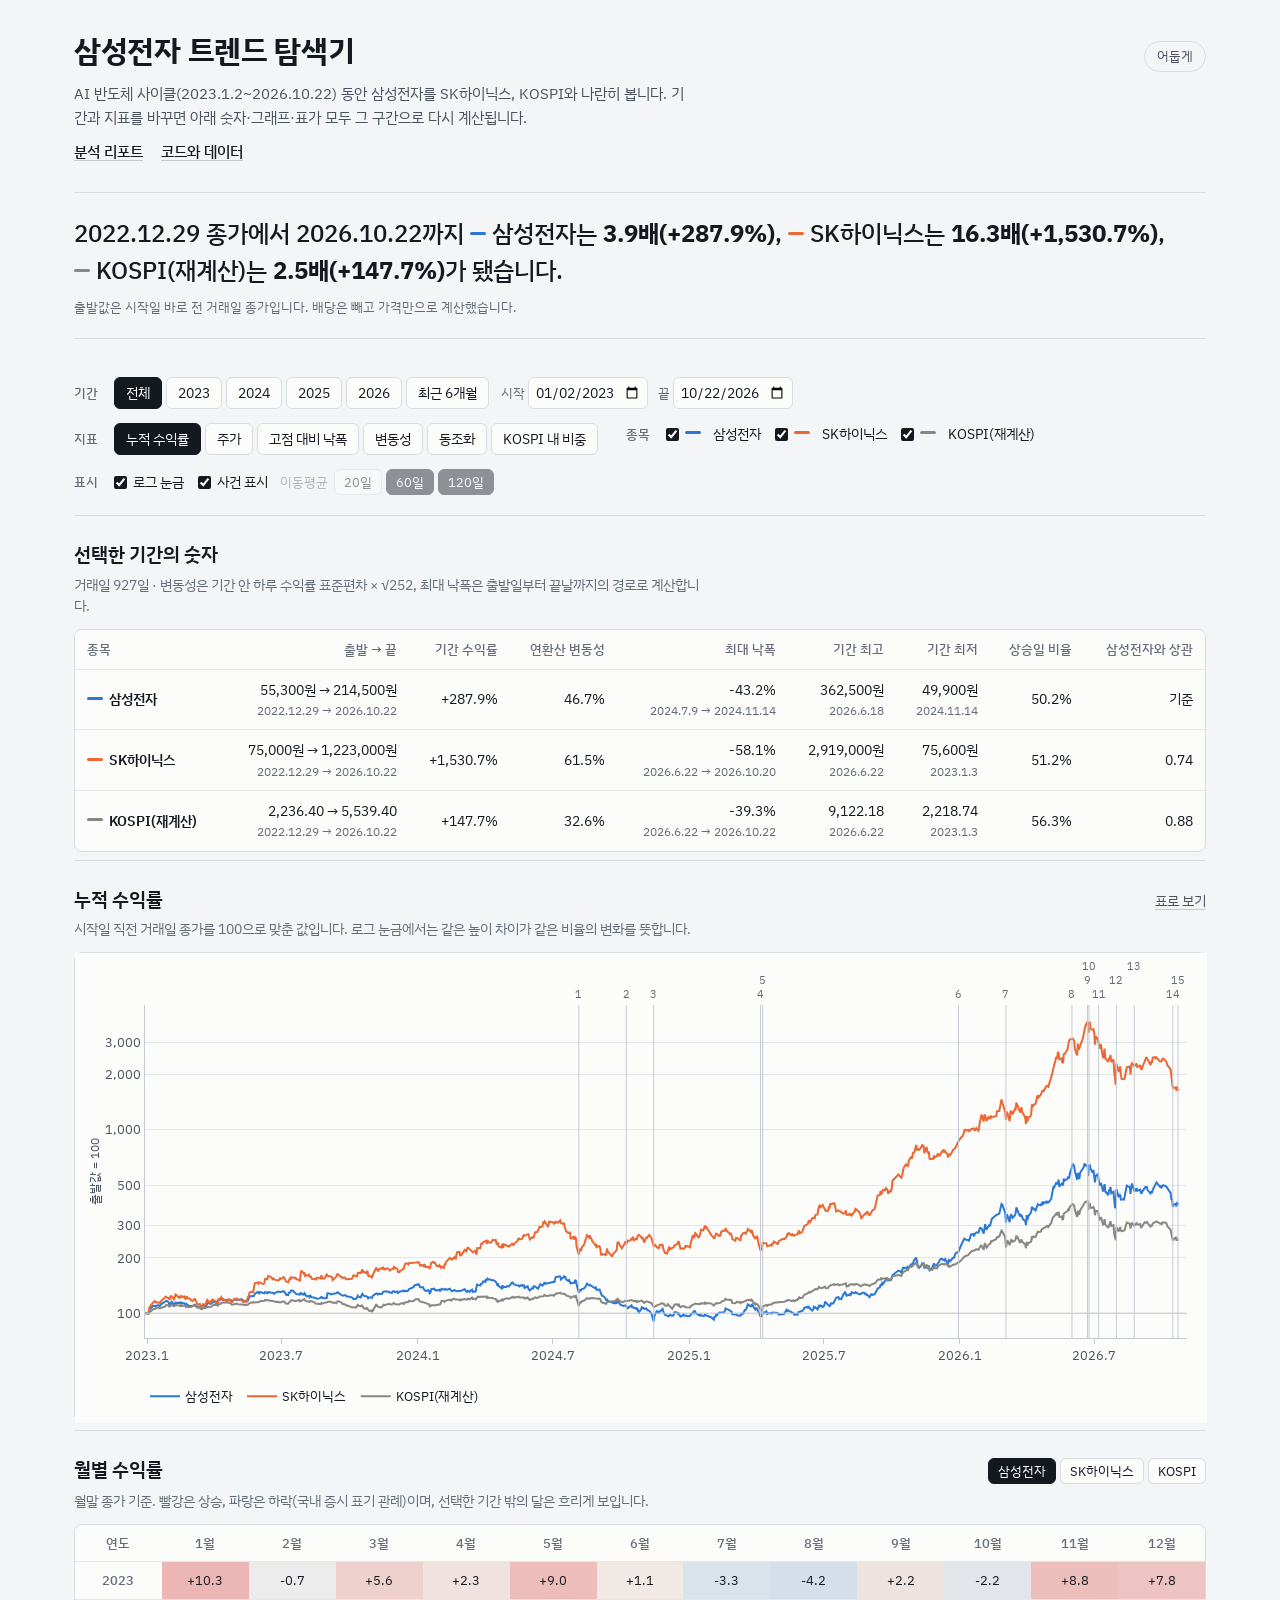
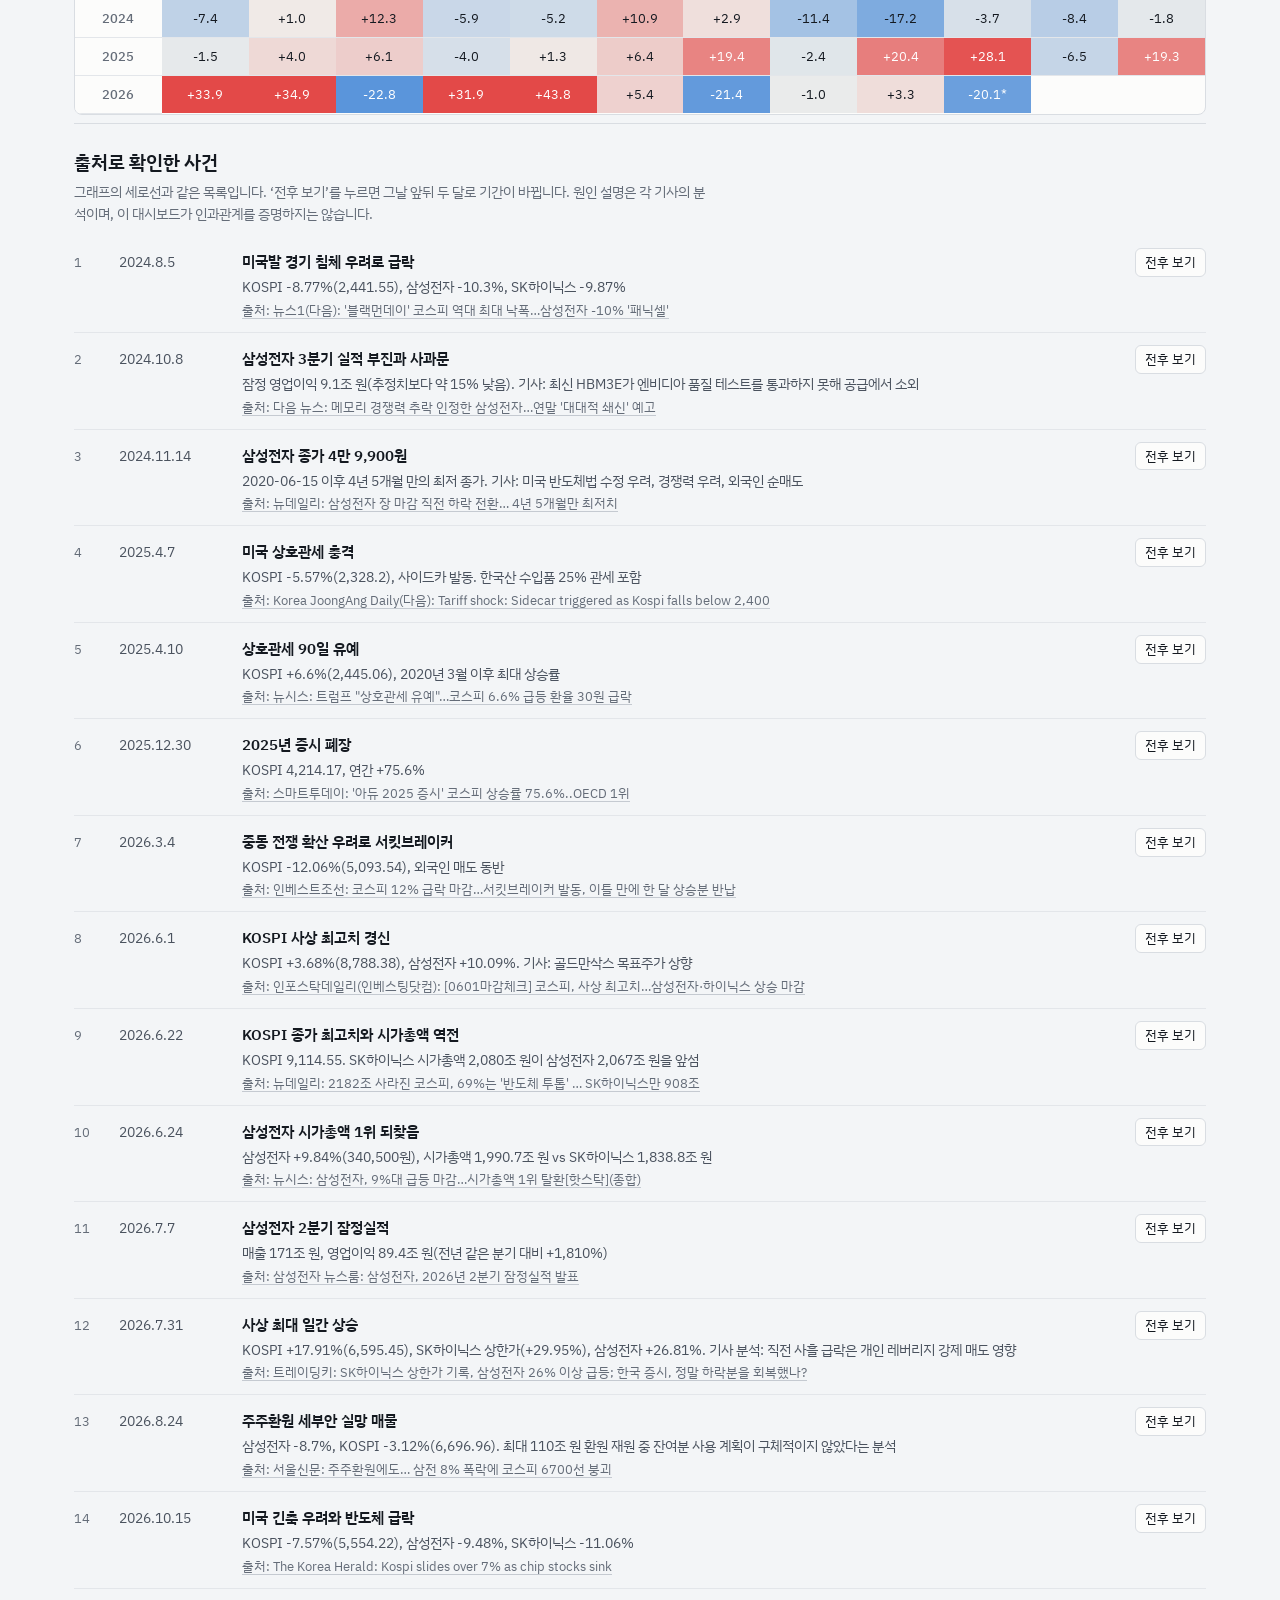
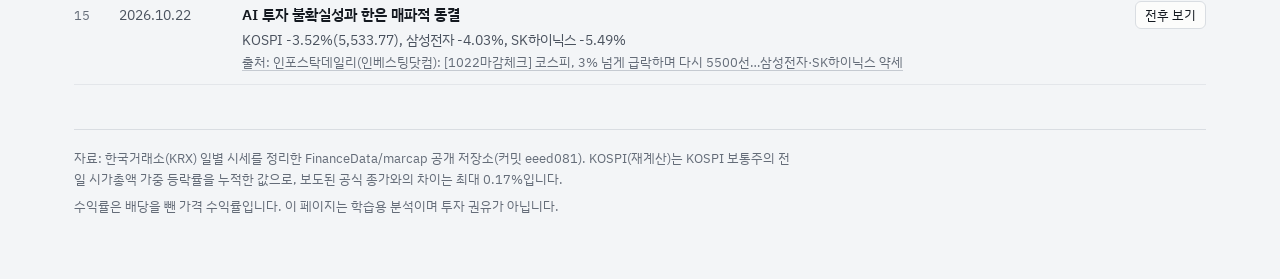
<file: index.html>
<!doctype html>
<html lang="ko">
<head>
<meta charset="utf-8">
<meta name="viewport" content="width=device-width, initial-scale=1">
<title>삼성전자 트렌드 탐색기로 이동</title>
<!-- GitHub Pages를 저장소 루트로 배포해도 첫 주소에서 대시보드(docs/)가 열리도록 넘겨 주는 연결 페이지 -->
<meta http-equiv="refresh" content="0; url=docs/">
<link rel="canonical" href="docs/">
<script>location.replace("docs/" + location.search + location.hash);</script>
<style>
  :root { color-scheme: light dark; }
  body { margin: 2rem 1rem; font-family: system-ui, -apple-system, "Malgun Gothic", sans-serif; background: #fcfcfa; color: #1f1f1d; }
  a { color: #2a78d6; }
  @media (prefers-color-scheme: dark) { body { background: #161615; color: #ececea; } a { color: #6ea6ec; } }
</style>
</head>
<body>
<p>대시보드로 이동하는 중입니다. 자동으로 넘어가지 않으면 <a href="docs/">삼성전자 트렌드 탐색기</a>를 여세요.</p>
</body>
</html>
</file>
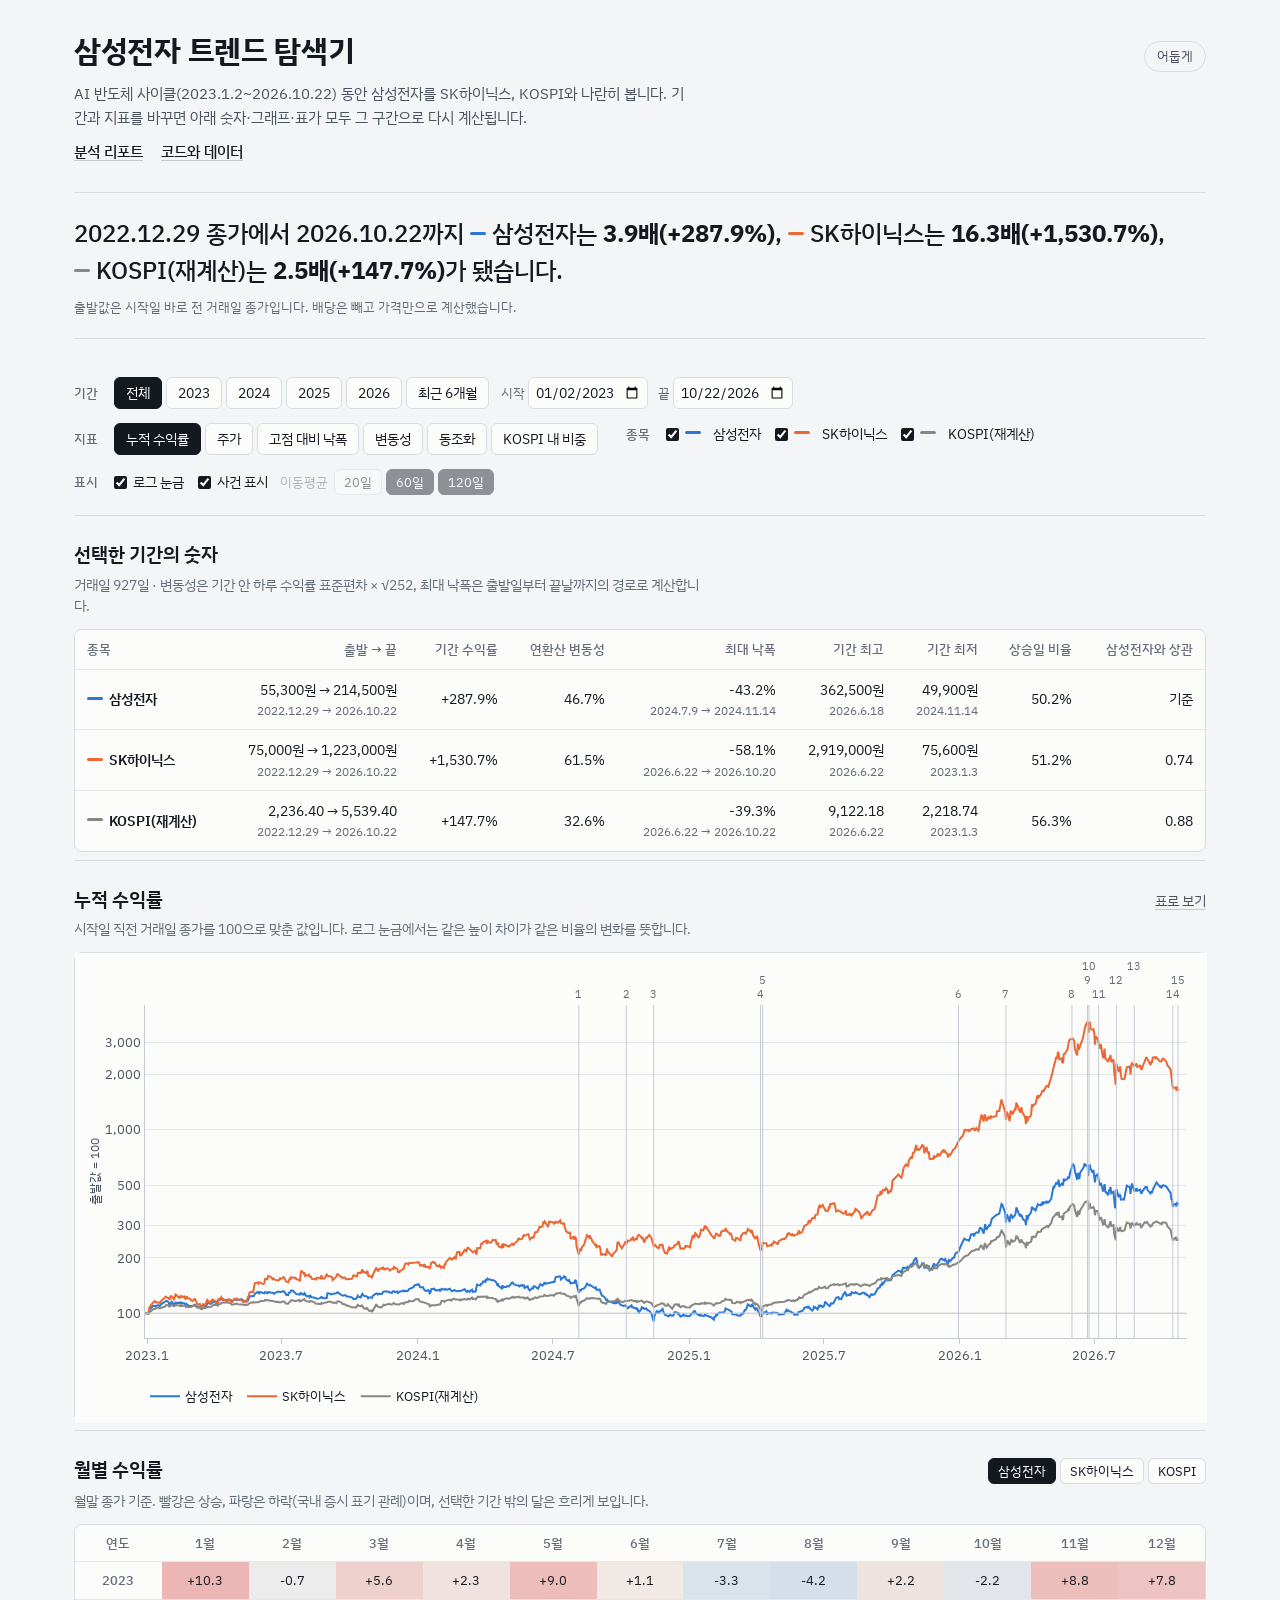
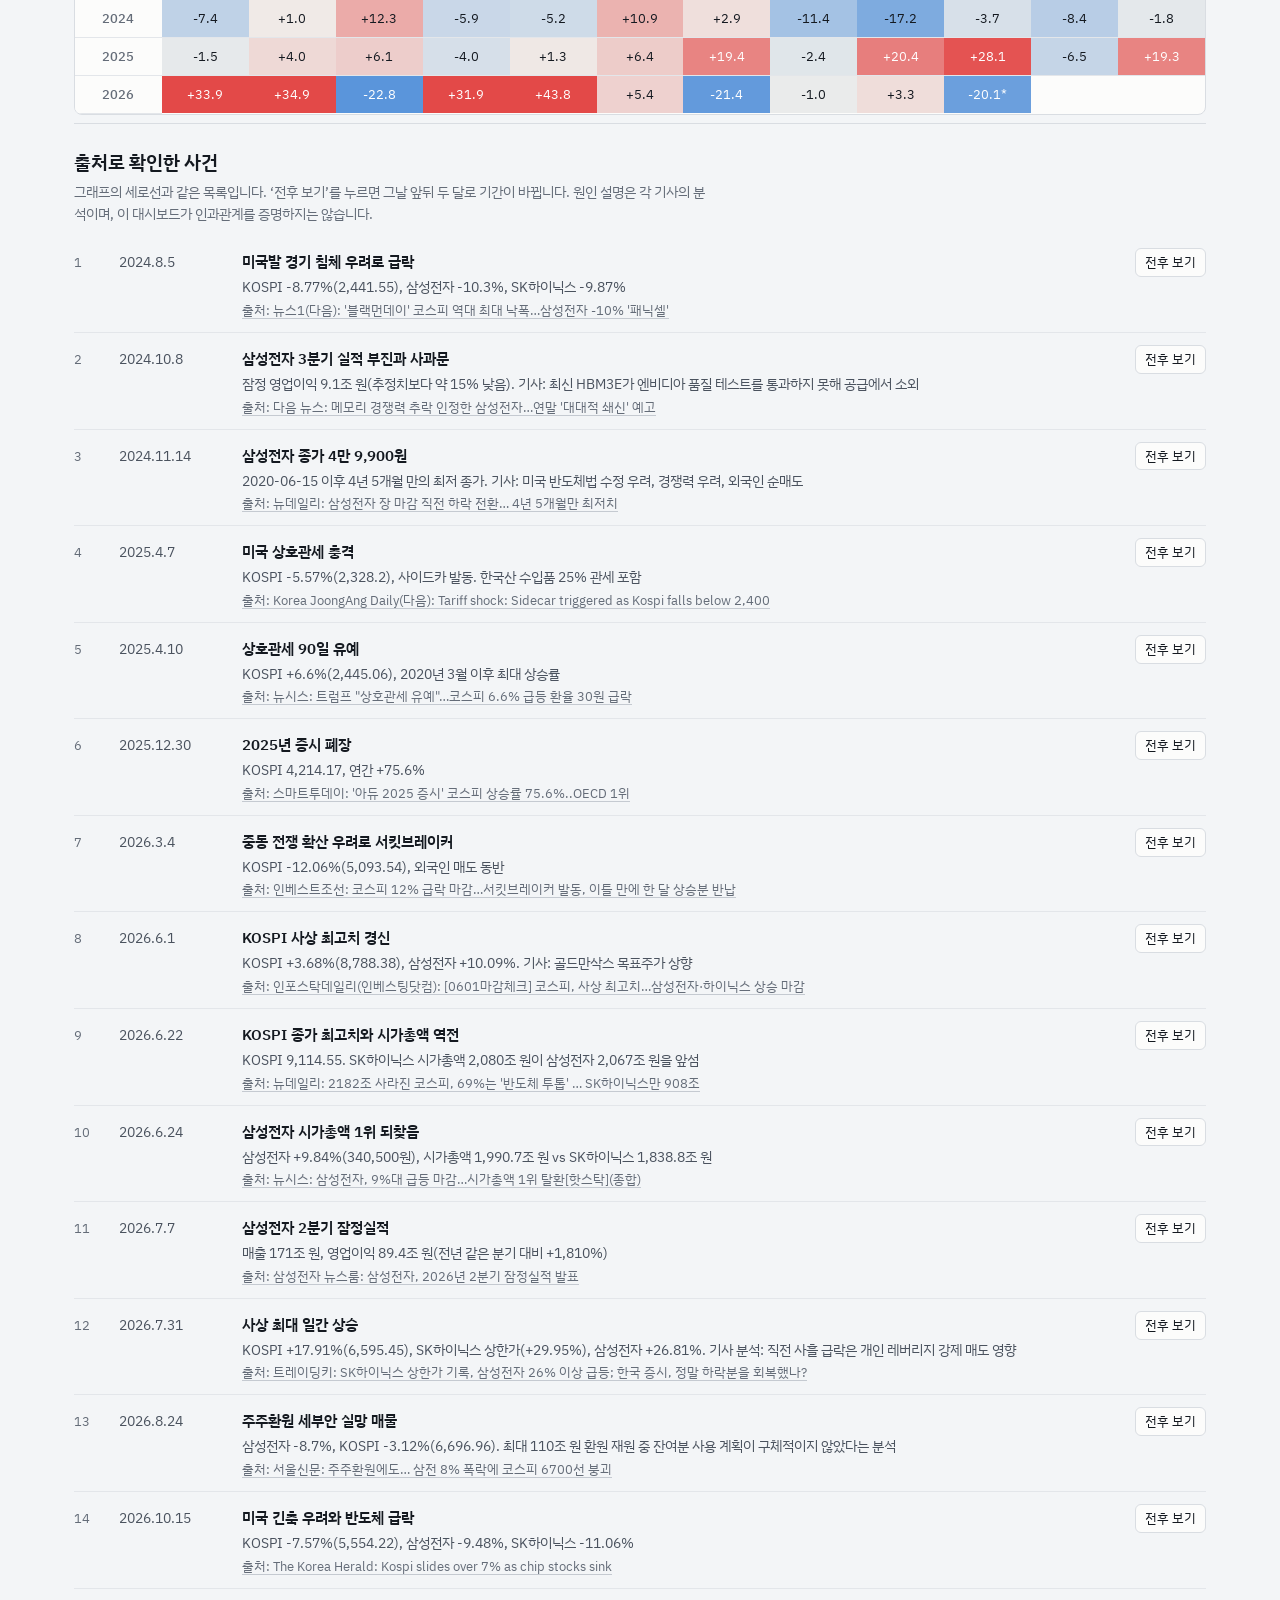
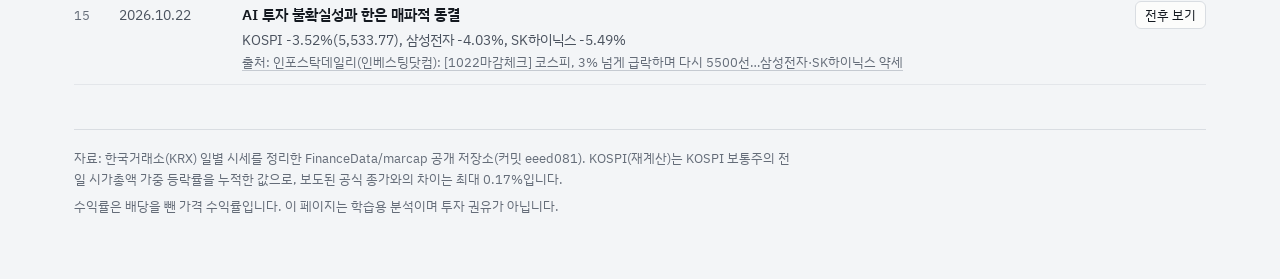
<file: docs/index.html>
<!doctype html>
<html lang="ko">
<head>
  <meta charset="utf-8">
  <meta name="viewport" content="width=device-width, initial-scale=1">
  <title>삼성전자 트렌드 탐색기</title>
  <meta name="description" content="2023~2026년 삼성전자·SK하이닉스·KOSPI 일별 시세를 기간과 지표를 바꿔 가며 살펴보는 대시보드">
  <link rel="preconnect" href="https://fonts.googleapis.com">
  <link rel="preconnect" href="https://fonts.gstatic.com" crossorigin>
  <link rel="stylesheet" href="https://fonts.googleapis.com/css2?family=IBM+Plex+Sans+KR:wght@400;500;600;700&display=swap">
  <link rel="stylesheet" href="styles.css">
</head>
<body>
  <a class="skip" href="#main-chart">그래프로 건너뛰기</a>
  <div class="page">
    <header class="masthead">
      <div class="masthead-row">
        <h1>삼성전자 트렌드 탐색기</h1>
        <button type="button" class="theme-toggle" id="theme-toggle" aria-label="화면 밝기 전환">어둡게</button>
      </div>
      <p class="lede">AI 반도체 사이클(2023.1.2~2026.10.22) 동안 삼성전자를 SK하이닉스, KOSPI와 나란히 봅니다.
        기간과 지표를 바꾸면 아래 숫자·그래프·표가 모두 그 구간으로 다시 계산됩니다.</p>
      <p class="links">
        <a href="https://github.com/Sungtae10/codyssey-semiconductor-trend-analysis-M1-1/blob/main/REPORT.md">분석 리포트</a>
        <a href="https://github.com/Sungtae10/codyssey-semiconductor-trend-analysis-M1-1">코드와 데이터</a>
      </p>
    </header>

    <section class="readout" aria-live="polite">
      <p id="readout-text">불러오는 중</p>
      <p class="readout-note" id="readout-note"></p>
    </section>

    <form class="filters" id="filters" aria-label="보기 설정">
      <fieldset class="filter-group">
        <legend>기간</legend>
        <div class="seg" role="group" aria-label="기간 빠른 선택" id="period-presets">
          <button type="button" data-preset="all" aria-pressed="true">전체</button>
          <button type="button" data-preset="2023" aria-pressed="false">2023</button>
          <button type="button" data-preset="2024" aria-pressed="false">2024</button>
          <button type="button" data-preset="2025" aria-pressed="false">2025</button>
          <button type="button" data-preset="2026" aria-pressed="false">2026</button>
          <button type="button" data-preset="6m" aria-pressed="false">최근 6개월</button>
        </div>
        <div class="dates">
          <label>시작 <input type="date" id="start-date"></label>
          <label>끝 <input type="date" id="end-date"></label>
        </div>
      </fieldset>

      <fieldset class="filter-group">
        <legend>지표</legend>
        <div class="seg" role="group" aria-label="지표 선택" id="metric-buttons">
          <button type="button" data-metric="cum" aria-pressed="true">누적 수익률</button>
          <button type="button" data-metric="price" aria-pressed="false">주가</button>
          <button type="button" data-metric="dd" aria-pressed="false">고점 대비 낙폭</button>
          <button type="button" data-metric="vol" aria-pressed="false">변동성</button>
          <button type="button" data-metric="corr" aria-pressed="false">동조화</button>
          <button type="button" data-metric="share" aria-pressed="false">KOSPI 내 비중</button>
        </div>
      </fieldset>

      <fieldset class="filter-group">
        <legend>종목</legend>
        <div class="checks" id="series-checks">
          <label><input type="checkbox" value="SEC" checked><span class="key key-sec" aria-hidden="true"></span>삼성전자</label>
          <label><input type="checkbox" value="SKH" checked><span class="key key-skh" aria-hidden="true"></span>SK하이닉스</label>
          <label><input type="checkbox" value="KOSPI" checked><span class="key key-kospi" aria-hidden="true"></span>KOSPI(재계산)</label>
        </div>
      </fieldset>

      <fieldset class="filter-group options">
        <legend>표시</legend>
        <div class="checks">
          <label><input type="checkbox" id="opt-log" checked>로그 눈금</label>
          <label><input type="checkbox" id="opt-events" checked>사건 표시</label>
        </div>
        <div class="seg seg-small" role="group" aria-label="이동평균선" id="ma-buttons">
          <span class="seg-label">이동평균</span>
          <button type="button" data-ma="20" aria-pressed="false">20일</button>
          <button type="button" data-ma="60" aria-pressed="true">60일</button>
          <button type="button" data-ma="120" aria-pressed="true">120일</button>
        </div>
      </fieldset>
    </form>

    <main>
      <section class="block" aria-labelledby="kpi-title">
        <h2 id="kpi-title">선택한 기간의 숫자</h2>
        <p class="block-note" id="kpi-note"></p>
        <div class="table-wrap">
          <table class="kpi" id="kpi-table">
            <thead>
              <tr>
                <th scope="col">종목</th>
                <th scope="col">출발 → 끝</th>
                <th scope="col">기간 수익률</th>
                <th scope="col">연환산 변동성</th>
                <th scope="col">최대 낙폭</th>
                <th scope="col">기간 최고</th>
                <th scope="col">기간 최저</th>
                <th scope="col">상승일 비율</th>
                <th scope="col">삼성전자와 상관</th>
              </tr>
            </thead>
            <tbody></tbody>
          </table>
        </div>
      </section>

      <section class="block" aria-labelledby="chart-title">
        <div class="block-head">
          <h2 id="chart-title">누적 수익률</h2>
          <button type="button" class="link-button" id="table-toggle" aria-expanded="false" aria-controls="chart-table-wrap">표로 보기</button>
        </div>
        <p class="block-note" id="chart-note"></p>
        <div id="main-chart" class="chart" role="img" aria-label="선택한 지표의 일별 그래프"></div>
        <div class="table-wrap tall" id="chart-table-wrap" hidden>
          <table class="data" id="chart-table"></table>
        </div>
      </section>

      <section class="block" aria-labelledby="monthly-title">
        <div class="block-head">
          <h2 id="monthly-title">월별 수익률</h2>
          <div class="seg seg-small" role="group" aria-label="월별 수익률 종목" id="monthly-series">
            <button type="button" data-series="SEC" aria-pressed="true">삼성전자</button>
            <button type="button" data-series="SKH" aria-pressed="false">SK하이닉스</button>
            <button type="button" data-series="KOSPI" aria-pressed="false">KOSPI</button>
          </div>
        </div>
        <p class="block-note">월말 종가 기준. 빨강은 상승, 파랑은 하락(국내 증시 표기 관례)이며, 선택한 기간 밖의 달은 흐리게 보입니다.</p>
        <div class="table-wrap">
          <table class="monthly" id="monthly-table"></table>
        </div>
      </section>

      <section class="block" aria-labelledby="events-title">
        <h2 id="events-title">출처로 확인한 사건</h2>
        <p class="block-note">그래프의 세로선과 같은 목록입니다. ‘전후 보기’를 누르면 그날 앞뒤 두 달로 기간이 바뀝니다.
          원인 설명은 각 기사의 분석이며, 이 대시보드가 인과관계를 증명하지는 않습니다.</p>
        <ol class="events" id="event-list"></ol>
      </section>
    </main>

    <footer class="footer">
      <p>자료: 한국거래소(KRX) 일별 시세를 정리한 FinanceData/marcap 공개 저장소(커밋 <span id="data-ref"></span>).
        KOSPI(재계산)는 KOSPI 보통주의 전일 시가총액 가중 등락률을 누적한 값으로, 보도된 공식 종가와의 차이는 최대 <span id="kospi-err"></span>%입니다.</p>
      <p>수익률은 배당을 뺀 가격 수익률입니다. 이 페이지는 학습용 분석이며 투자 권유가 아닙니다.</p>
    </footer>
  </div>

  <script src="vendor/plotly-basic-2.35.2.min.js"></script>
  <script src="data/dashboard-data.js"></script>
  <script src="app.js"></script>
</body>
</html>
</file>
<file: docs/styles.css>
/* 삼성전자 트렌드 탐색기
   색: 데이터 색(삼성전자 파랑, SK하이닉스 주황, KOSPI 회색)은 검증한 팔레트를 그대로 쓰고,
   화면 바탕은 실리콘 웨이퍼처럼 차가운 은회색으로 잡았다. 강조는 '읽어 주는 문장' 한 곳에만 둔다. */
:root {
  color-scheme: light;
  --page: #f3f5f7;
  --surface: #fcfcfb;
  --ink: #141920;
  --ink-2: #4a525e;
  --muted: #646c78;
  --grid: #e3e6ea;
  --axis: #c5cad1;
  --line: #d9dde2;
  --sec: #2a78d6;
  --skh: #eb6834;
  --kospi: #898781;
  --up: #e34948;
  --down: #2a78d6;
  --neutral: #f0efec;
  --chip: #141920;
  --chip-ink: #ffffff;
  --focus: #2a78d6;
  --ma20: #8a919b;
  --ma60: #545c68;
  --ma120: #141920;
  --font: "IBM Plex Sans KR", "Apple SD Gothic Neo", "Malgun Gothic", system-ui, sans-serif;
}
@media (prefers-color-scheme: dark) {
  :root:where(:not([data-theme="light"])) {
    color-scheme: dark;
    --page: #0f1216;
    --surface: #161a1f;
    --ink: #edf0f3;
    --ink-2: #b7bec7;
    --muted: #949ba5;
    --grid: #262c33;
    --axis: #3a414a;
    --line: #2b3139;
    --sec: #3987e5;
    --skh: #d95926;
    --kospi: #898781;
    --up: #e66767;
    --down: #3987e5;
    --neutral: #383835;
    --chip: #edf0f3;
    --chip-ink: #0f1216;
    --focus: #6da7ec;
    --ma20: #6f7781;
    --ma60: #a7aeb8;
    --ma120: #edf0f3;
  }
}
:root[data-theme="dark"] {
  color-scheme: dark;
  --page: #0f1216;
  --surface: #161a1f;
  --ink: #edf0f3;
  --ink-2: #b7bec7;
  --muted: #949ba5;
  --grid: #262c33;
  --axis: #3a414a;
  --line: #2b3139;
  --sec: #3987e5;
  --skh: #d95926;
  --kospi: #898781;
  --up: #e66767;
  --down: #3987e5;
  --neutral: #383835;
  --chip: #edf0f3;
  --chip-ink: #0f1216;
  --focus: #6da7ec;
  --ma20: #6f7781;
  --ma60: #a7aeb8;
  --ma120: #edf0f3;
}

* { box-sizing: border-box; }
html { -webkit-text-size-adjust: 100%; }
body {
  margin: 0;
  background: var(--page);
  color: var(--ink);
  font-family: var(--font);
  font-size: 15px;
  line-height: 1.6;
}
a { color: inherit; text-decoration-color: var(--axis); text-underline-offset: 3px; }
a:hover { text-decoration-color: currentColor; }
:focus-visible { outline: 2px solid var(--focus); outline-offset: 2px; border-radius: 4px; }

.skip { position: absolute; left: -999px; top: 8px; background: var(--surface); padding: 6px 10px; }
.skip:focus { left: 16px; z-index: 10; }

.page { max-width: 1180px; margin: 0 auto; padding: 32px 24px 56px; }

/* 머리말 */
.masthead-row { display: flex; align-items: baseline; justify-content: space-between; gap: 16px; }
h1 { font-size: 30px; line-height: 1.25; font-weight: 700; letter-spacing: -0.01em; margin: 0; }
.lede { margin: 10px 0 0; max-width: 68ch; color: var(--ink-2); }
.links { display: flex; gap: 18px; margin: 10px 0 0; font-weight: 500; }
.theme-toggle {
  font: inherit; font-size: 13px; color: var(--ink-2); background: transparent;
  border: 1px solid var(--line); border-radius: 999px; padding: 4px 12px; cursor: pointer;
}

/* 읽어 주는 문장: 이 페이지에서 가장 큰 글자 */
.readout { margin: 28px 0 22px; padding: 22px 0 20px; border-top: 1px solid var(--line); border-bottom: 1px solid var(--line); }
.readout p { margin: 0; }
#readout-text { font-size: 24px; line-height: 1.55; font-weight: 500; max-width: 46em; word-break: keep-all; }
#readout-text b { font-weight: 700; }
#readout-text .who { white-space: nowrap; }
.readout-note { margin-top: 8px !important; color: var(--muted); font-size: 13px; }
.key { display: inline-block; width: 16px; height: 3px; border-radius: 2px; vertical-align: middle; margin-right: 6px; transform: translateY(-2px); }
.key-sec { background: var(--sec); }
.key-skh { background: var(--skh); }
.key-kospi { background: var(--kospi); }
.key-ex2 { background: var(--kospi); }

/* 보기 설정: 그래프들 위 한 줄(좁은 화면에서는 줄바꿈) */
.filters {
  display: flex; flex-wrap: wrap; gap: 14px 28px; align-items: flex-start;
  padding: 16px 0 20px; position: sticky; top: 0; z-index: 5; background: var(--page);
}
.filter-group { border: 0; margin: 0; padding: 0; min-width: 0; display: flex; flex-wrap: wrap; align-items: center; gap: 8px 12px; }
.filter-group legend { float: left; font-size: 13px; color: var(--muted); font-weight: 500; margin-right: 4px; padding: 0; }
.seg { display: inline-flex; flex-wrap: wrap; gap: 4px; }
.seg button {
  font: inherit; font-size: 14px; color: var(--ink); background: var(--surface);
  border: 1px solid var(--line); border-radius: 6px; padding: 5px 11px; cursor: pointer; line-height: 1.4;
}
.seg button:hover { border-color: var(--axis); }
.seg button[aria-pressed="true"] { background: var(--chip); color: var(--chip-ink); border-color: var(--chip); }
.seg-small button { font-size: 13px; padding: 3px 9px; }
.seg-label { font-size: 13px; color: var(--muted); align-self: center; margin-right: 2px; }
.dates { display: inline-flex; gap: 10px; font-size: 13px; color: var(--muted); }
.dates input {
  font: inherit; font-size: 14px; color: var(--ink); background: var(--surface);
  border: 1px solid var(--line); border-radius: 6px; padding: 3px 6px;
}
.checks { display: inline-flex; flex-wrap: wrap; gap: 6px 14px; font-size: 14px; }
.checks label { display: inline-flex; align-items: center; gap: 6px; cursor: pointer; }
.checks input { accent-color: var(--chip); margin: 0; }
.is-disabled { opacity: 0.45; }

/* 본문 블록: 카드 대신 위 경계선으로 구획 */
.block { padding: 26px 0 8px; border-top: 1px solid var(--line); }
.block-head { display: flex; flex-wrap: wrap; align-items: baseline; justify-content: space-between; gap: 10px; }
h2 { font-size: 19px; line-height: 1.35; font-weight: 600; margin: 0; }
.block-note { margin: 6px 0 12px; color: var(--muted); font-size: 13.5px; max-width: 80ch; }
.link-button { font: inherit; font-size: 14px; background: none; border: 0; padding: 0; color: var(--ink-2); text-decoration: underline; text-decoration-color: var(--axis); text-underline-offset: 3px; cursor: pointer; }

.chart { width: 100%; height: 470px; background: var(--surface); border: 1px solid var(--line); border-radius: 8px; }

/* 표 */
.table-wrap { overflow-x: auto; background: var(--surface); border: 1px solid var(--line); border-radius: 8px; }
.table-wrap.tall { max-height: 420px; overflow-y: auto; margin-top: 12px; }
table { border-collapse: collapse; width: 100%; font-size: 14px; }
th, td { padding: 9px 12px; text-align: right; white-space: nowrap; border-bottom: 1px solid var(--grid); font-variant-numeric: tabular-nums; }
th { font-weight: 500; color: var(--muted); font-size: 13px; background: var(--surface); position: sticky; top: 0; }
th:first-child, td:first-child { text-align: left; }
tbody tr:last-child td { border-bottom: 0; }
td .sub { display: block; color: var(--muted); font-size: 12px; }
.kpi td:first-child { font-weight: 600; }
.pos { color: var(--ink); }
.monthly th, .monthly td { text-align: center; padding: 8px 6px; min-width: 56px; }
.monthly td.cell { font-size: 13px; }
.monthly td.out { opacity: 0.32; }
.monthly td.empty { color: var(--muted); }

/* 사건 목록: 날짜 순서라 번호가 의미를 가진다 */
.events { list-style: none; margin: 0; padding: 0; counter-reset: ev; }
.events li { display: grid; grid-template-columns: 2.2em 7.4em 1fr auto; gap: 4px 12px; padding: 12px 0; border-bottom: 1px solid var(--grid); align-items: baseline; }
.events li::before { counter-increment: ev; content: counter(ev); color: var(--muted); font-size: 13px; font-variant-numeric: tabular-nums; }
.events time { color: var(--ink-2); font-size: 14px; font-variant-numeric: tabular-nums; }
.events .what b { font-weight: 600; }
.events .what p { margin: 2px 0 0; color: var(--ink-2); font-size: 13.5px; }
.events .src { display: block; margin-top: 2px; font-size: 12.5px; color: var(--muted); }
.events button { font: inherit; font-size: 13px; color: var(--ink); background: var(--surface); border: 1px solid var(--line); border-radius: 6px; padding: 3px 9px; cursor: pointer; }

.footer { margin-top: 36px; padding-top: 18px; border-top: 1px solid var(--line); color: var(--muted); font-size: 13px; }
.footer p { margin: 0 0 6px; max-width: 90ch; }

@media (max-width: 720px) {
  .page { padding: 22px 16px 44px; }
  h1 { font-size: 24px; }
  #readout-text { font-size: 19px; }
  .filters { position: static; }
  .chart { height: 380px; }
  .events li { grid-template-columns: 1.6em 1fr; }
  .events li time { grid-column: 2; }
  .events li .what { grid-column: 2; }
  .events li button { grid-column: 2; justify-self: start; }
}
@media (prefers-reduced-motion: reduce) {
  * { scroll-behavior: auto !important; transition: none !important; }
}
</file>
